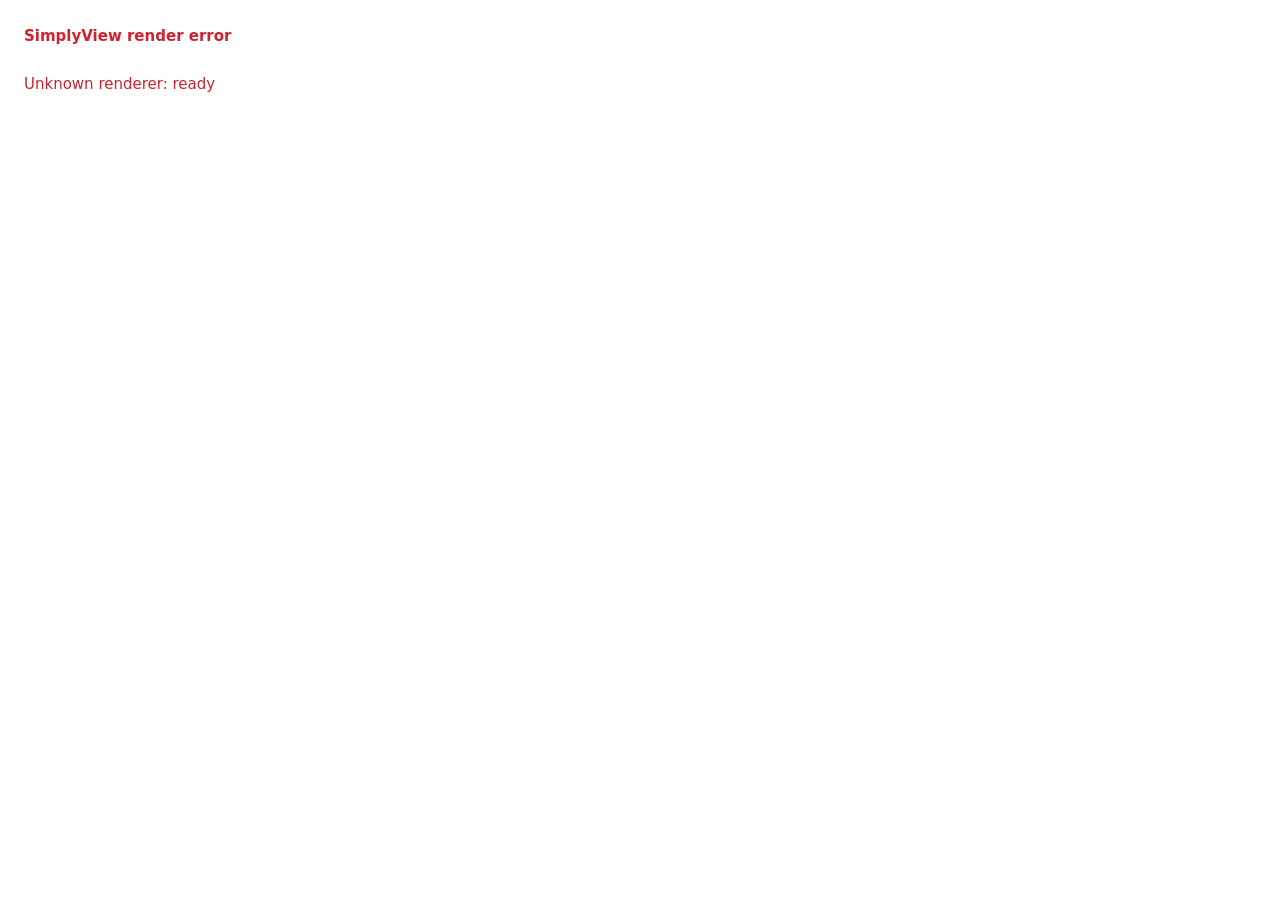
<file: renderer.html>
<!doctype html>
<html lang="en">
  <head>
    <meta charset="utf-8" />
    <meta name="viewport" content="width=device-width, initial-scale=1" />
    <title>SimplyView</title>
    <link
      rel="stylesheet"
      href="vendor/github.min.css"
      media="(prefers-color-scheme: light)"
    />
    <link
      rel="stylesheet"
      href="vendor/github-dark.min.css"
      media="(prefers-color-scheme: dark)"
    />
    <link rel="stylesheet" href="renderer.css" />
  </head>
  <body>
    <div id="content" class="loading" aria-busy="true">
      <div class="dr-skel" style="width: 38%; height: 22px"></div>
      <div class="dr-skel" style="width: 92%"></div>
      <div class="dr-skel" style="width: 78%"></div>
      <div class="dr-skel" style="width: 86%"></div>
      <div class="dr-skel" style="width: 54%"></div>
      <div
        class="dr-skel"
        style="width: 28%; height: 22px; margin-top: 28px"
      ></div>
      <div class="dr-skel" style="width: 88%"></div>
      <div class="dr-skel" style="width: 70%"></div>
    </div>
    <script src="vendor/highlight.min.js"></script>
    <script src="vendor/markdown-it.min.js"></script>
    <script src="renderer-main.js"></script>
  </body>
</html>
</file>
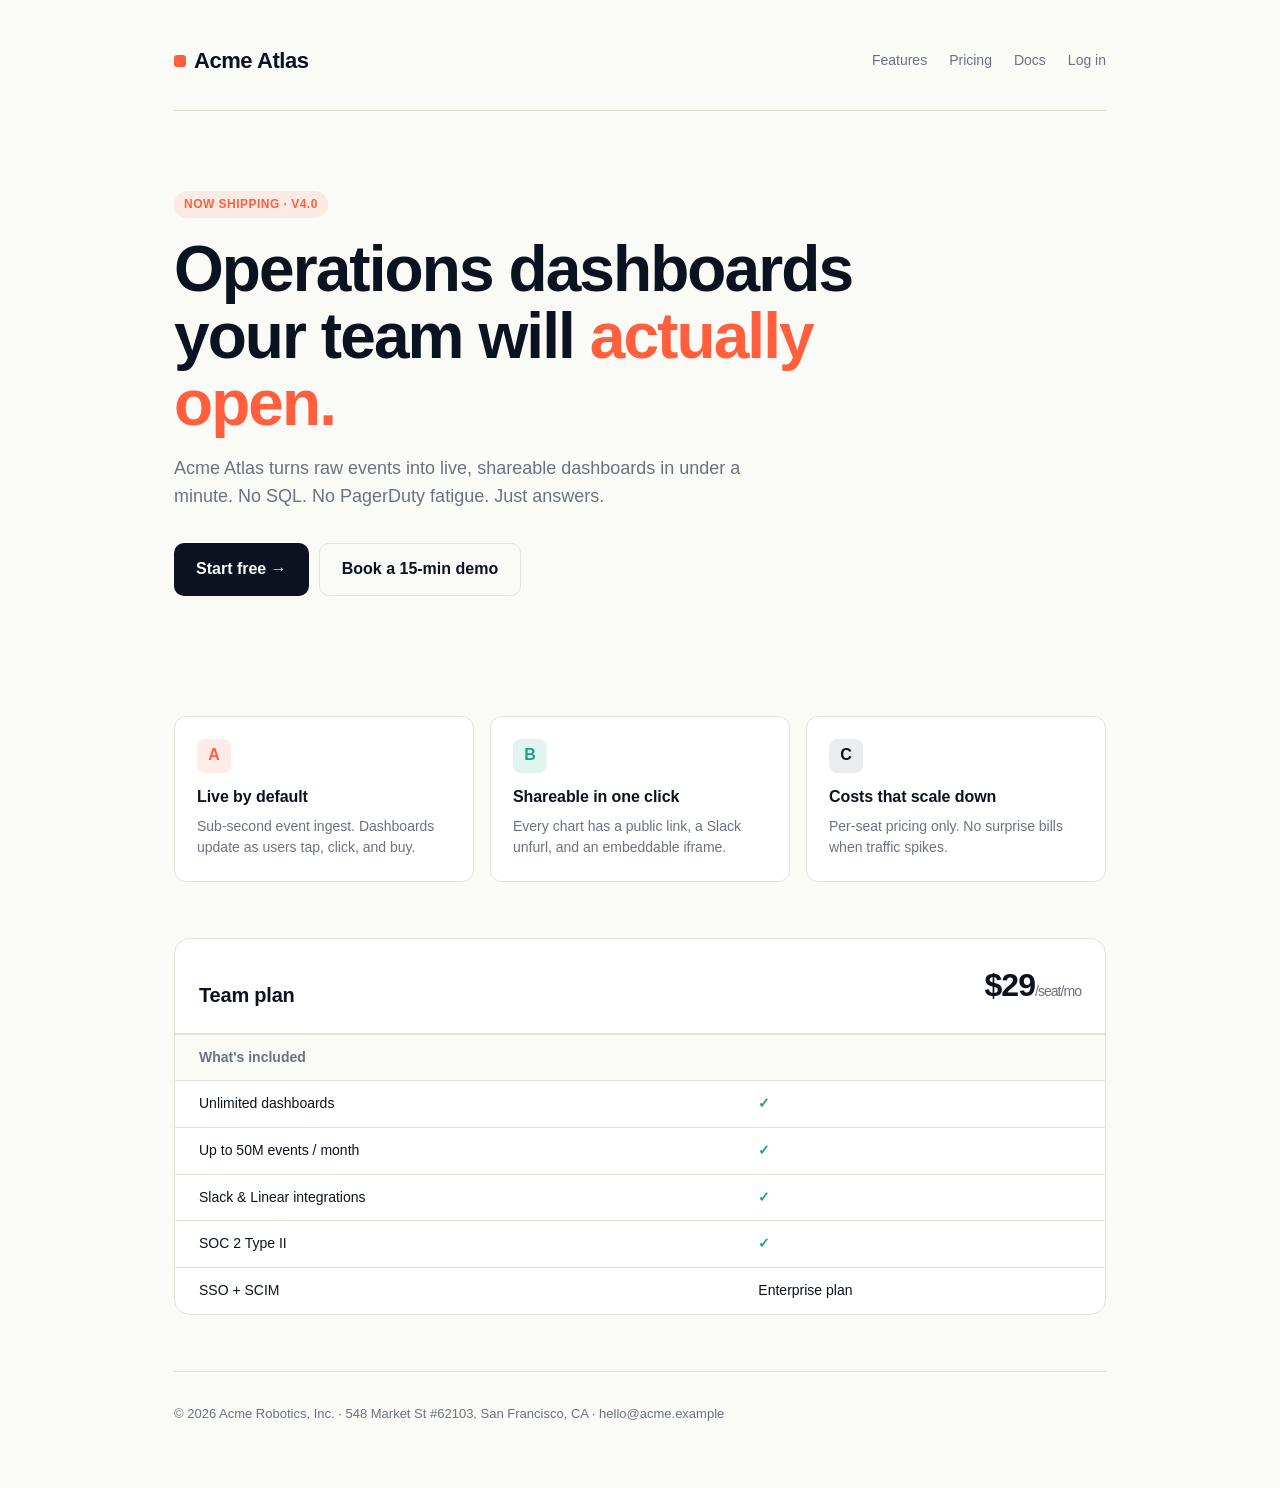
<file: samples/acme-launch.html>
<!doctype html>
<html lang="en">
  <head>
    <meta charset="utf-8" />
    <meta name="viewport" content="width=device-width, initial-scale=1" />
    <title>Acme Atlas — Built for teams that ship</title>
    <style>
      :root {
        --ink: #0b1220;
        --paper: #fafaf7;
        --accent: #ff5f3d;
        --teal: #15a385;
        --muted: #6b7280;
        --rule: #e7e2d8;
      }
      * {
        box-sizing: border-box;
      }
      html,
      body {
        margin: 0;
        padding: 0;
      }
      body {
        font-family:
          -apple-system, BlinkMacSystemFont, "Helvetica Neue", Arial, sans-serif;
        background: var(--paper);
        color: var(--ink);
        line-height: 1.55;
      }
      .wrap {
        max-width: 980px;
        margin: 0 auto;
        padding: 24px;
      }

      nav {
        display: flex;
        align-items: center;
        justify-content: space-between;
        padding: 20px 0 32px;
        border-bottom: 1px solid var(--rule);
      }
      nav .brand {
        font-weight: 800;
        letter-spacing: -0.02em;
        font-size: 22px;
        display: inline-flex;
        align-items: center;
        gap: 8px;
      }
      nav .brand .dot {
        width: 12px;
        height: 12px;
        border-radius: 3px;
        background: var(--accent);
      }
      nav ul {
        list-style: none;
        margin: 0;
        padding: 0;
        display: flex;
        gap: 22px;
        font-size: 14px;
        color: var(--muted);
      }
      nav a {
        color: inherit;
        text-decoration: none;
      }
      nav a:hover {
        color: var(--ink);
      }

      .hero {
        padding: 80px 0 64px;
      }
      .eyebrow {
        display: inline-block;
        padding: 4px 10px;
        border-radius: 999px;
        background: rgba(255, 95, 61, 0.1);
        color: var(--accent);
        font-size: 12px;
        font-weight: 700;
        letter-spacing: 0.04em;
        text-transform: uppercase;
        margin-bottom: 18px;
      }
      h1 {
        font-size: clamp(40px, 5.5vw, 64px);
        line-height: 1.05;
        letter-spacing: -0.03em;
        font-weight: 800;
        margin: 0 0 18px;
        max-width: 760px;
      }
      h1 em {
        color: var(--accent);
        font-style: normal;
      }
      .lede {
        font-size: 18px;
        color: var(--muted);
        max-width: 580px;
        margin: 0 0 32px;
      }
      .cta {
        display: inline-flex;
        gap: 10px;
      }
      .btn {
        display: inline-flex;
        align-items: center;
        gap: 8px;
        padding: 13px 22px;
        border-radius: 10px;
        font-weight: 600;
        text-decoration: none;
        transition: transform 0.15s ease;
      }
      .btn-primary {
        background: var(--ink);
        color: var(--paper);
      }
      .btn-primary:hover {
        transform: translateY(-1px);
      }
      .btn-ghost {
        color: var(--ink);
        border: 1px solid var(--rule);
      }
      .btn-ghost:hover {
        background: #fff;
      }

      .features {
        display: grid;
        grid-template-columns: repeat(3, 1fr);
        gap: 16px;
        margin: 56px 0;
      }
      .feature {
        padding: 22px;
        border: 1px solid var(--rule);
        border-radius: 12px;
        background: #fff;
      }
      .feature h3 {
        margin: 0 0 6px;
        font-size: 16px;
        font-weight: 700;
        letter-spacing: -0.005em;
      }
      .feature p {
        margin: 0;
        font-size: 14px;
        color: var(--muted);
      }
      .feature .ic {
        width: 34px;
        height: 34px;
        border-radius: 8px;
        display: inline-flex;
        align-items: center;
        justify-content: center;
        font-size: 16px;
        font-weight: 800;
        margin-bottom: 12px;
      }
      .ic.a {
        background: rgba(255, 95, 61, 0.12);
        color: var(--accent);
      }
      .ic.b {
        background: rgba(21, 163, 133, 0.12);
        color: var(--teal);
      }
      .ic.c {
        background: rgba(11, 18, 32, 0.08);
        color: var(--ink);
      }

      .pricing {
        border: 1px solid var(--rule);
        border-radius: 16px;
        overflow: hidden;
        margin: 32px 0 56px;
        background: #fff;
      }
      .pricing-head {
        padding: 22px 24px;
        display: flex;
        justify-content: space-between;
        align-items: end;
        border-bottom: 1px solid var(--rule);
      }
      .pricing-head h2 {
        margin: 0;
        font-size: 20px;
        letter-spacing: -0.01em;
      }
      .pricing-head .price {
        font-size: 32px;
        font-weight: 800;
        letter-spacing: -0.03em;
      }
      .pricing-head .price small {
        font-size: 14px;
        font-weight: 500;
        color: var(--muted);
      }
      table {
        width: 100%;
        border-collapse: collapse;
      }
      th,
      td {
        padding: 12px 24px;
        text-align: left;
        font-size: 14px;
        border-top: 1px solid var(--rule);
      }
      th {
        font-weight: 600;
        color: var(--muted);
        background: #fafaf7;
      }
      td.check {
        color: var(--teal);
        font-weight: 700;
      }

      footer {
        padding: 32px 0 40px;
        border-top: 1px solid var(--rule);
        font-size: 13px;
        color: var(--muted);
      }
    </style>
  </head>
  <body>
    <div class="wrap">
      <nav>
        <span class="brand"><span class="dot"></span> Acme Atlas</span>
        <ul>
          <li><a href="#features">Features</a></li>
          <li><a href="#pricing">Pricing</a></li>
          <li><a href="#docs">Docs</a></li>
          <li><a href="#login">Log in</a></li>
        </ul>
      </nav>

      <section class="hero">
        <span class="eyebrow">Now shipping · v4.0</span>
        <h1>Operations dashboards your team will <em>actually open.</em></h1>
        <p class="lede">
          Acme Atlas turns raw events into live, shareable dashboards in under a
          minute. No SQL. No PagerDuty fatigue. Just answers.
        </p>
        <div class="cta">
          <a class="btn btn-primary" href="#start">Start free →</a>
          <a class="btn btn-ghost" href="#demo">Book a 15-min demo</a>
        </div>
      </section>

      <section class="features" id="features">
        <div class="feature">
          <span class="ic a">A</span>
          <h3>Live by default</h3>
          <p>
            Sub-second event ingest. Dashboards update as users tap, click, and
            buy.
          </p>
        </div>
        <div class="feature">
          <span class="ic b">B</span>
          <h3>Shareable in one click</h3>
          <p>
            Every chart has a public link, a Slack unfurl, and an embeddable
            iframe.
          </p>
        </div>
        <div class="feature">
          <span class="ic c">C</span>
          <h3>Costs that scale down</h3>
          <p>Per-seat pricing only. No surprise bills when traffic spikes.</p>
        </div>
      </section>

      <section class="pricing" id="pricing">
        <div class="pricing-head">
          <h2>Team plan</h2>
          <span class="price">$29<small>/seat/mo</small></span>
        </div>
        <table>
          <thead>
            <tr>
              <th>What's included</th>
              <th></th>
            </tr>
          </thead>
          <tbody>
            <tr>
              <td>Unlimited dashboards</td>
              <td class="check">✓</td>
            </tr>
            <tr>
              <td>Up to 50M events / month</td>
              <td class="check">✓</td>
            </tr>
            <tr>
              <td>Slack & Linear integrations</td>
              <td class="check">✓</td>
            </tr>
            <tr>
              <td>SOC 2 Type II</td>
              <td class="check">✓</td>
            </tr>
            <tr>
              <td>SSO + SCIM</td>
              <td>Enterprise plan</td>
            </tr>
          </tbody>
        </table>
      </section>

      <footer>
        © 2026 Acme Robotics, Inc. · 548 Market St #62103, San Francisco, CA ·
        hello@acme.example
      </footer>
    </div>
  </body>
</html>
</file>
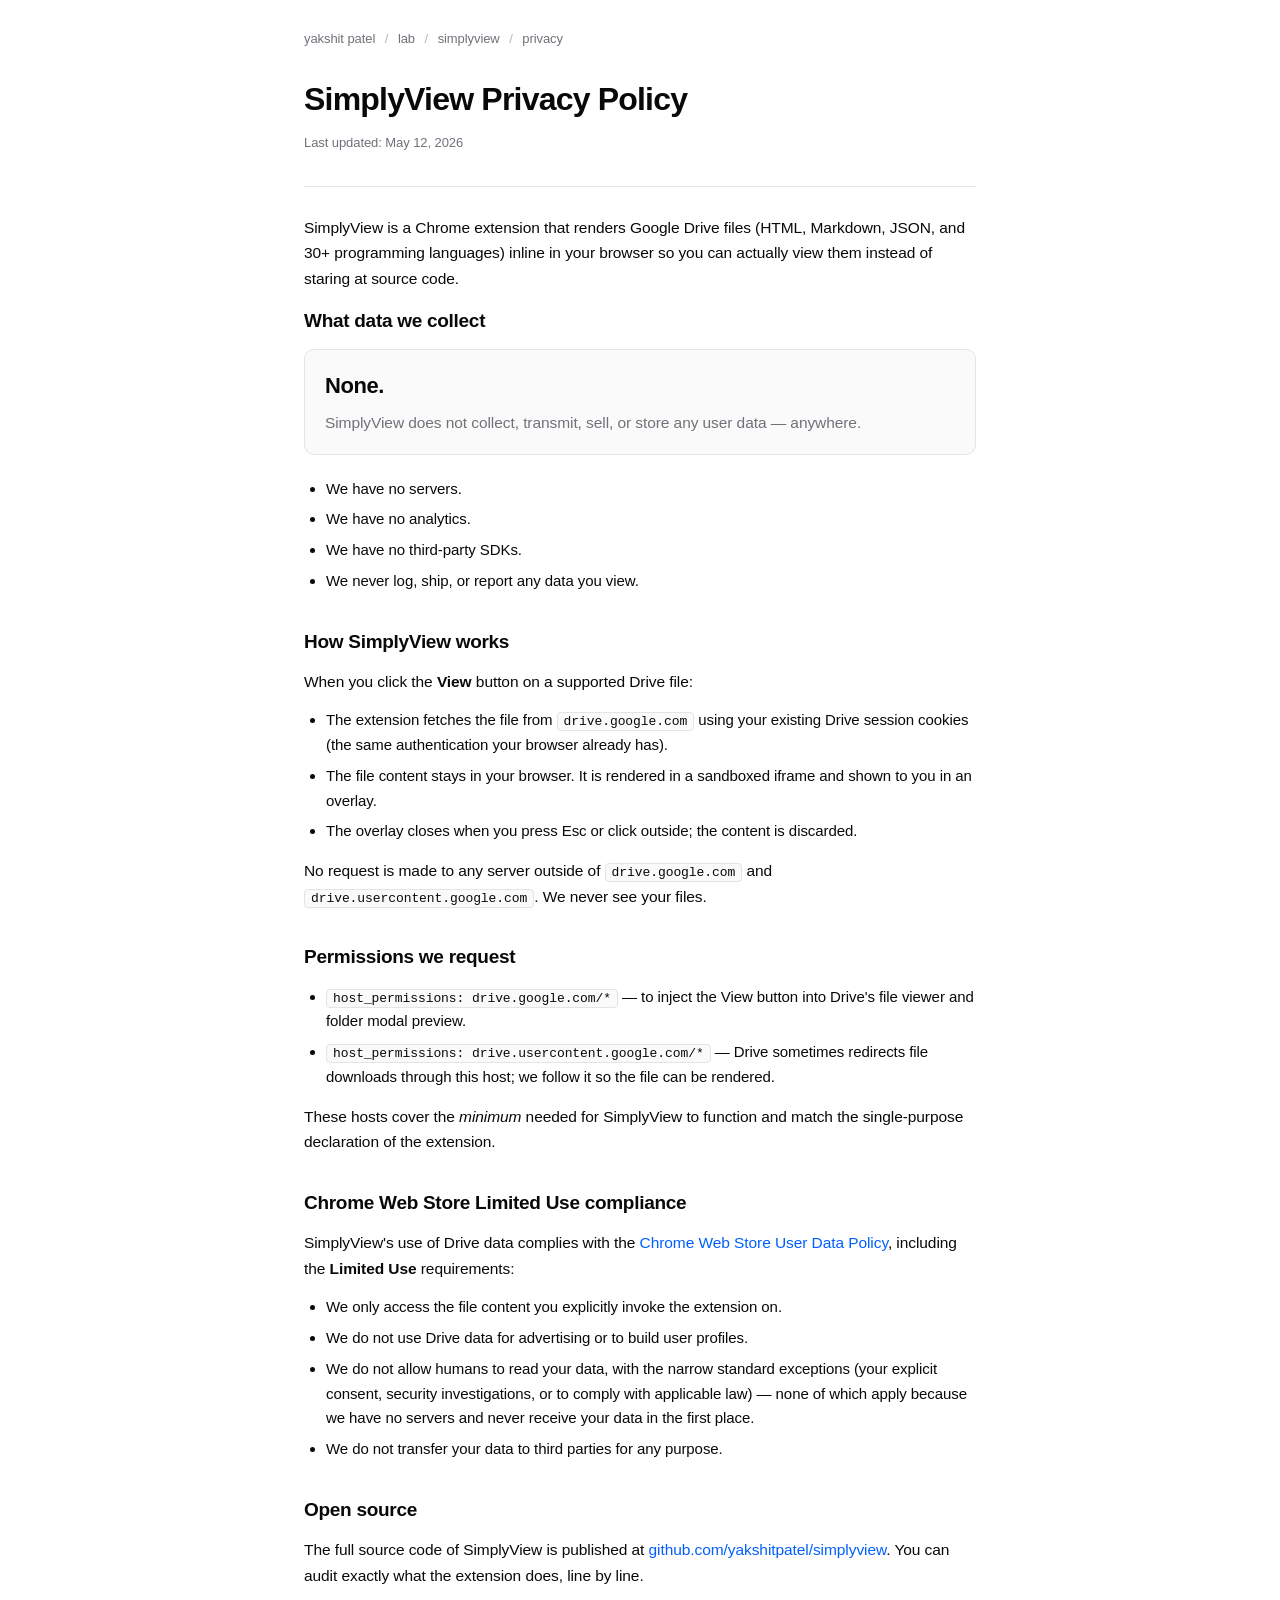
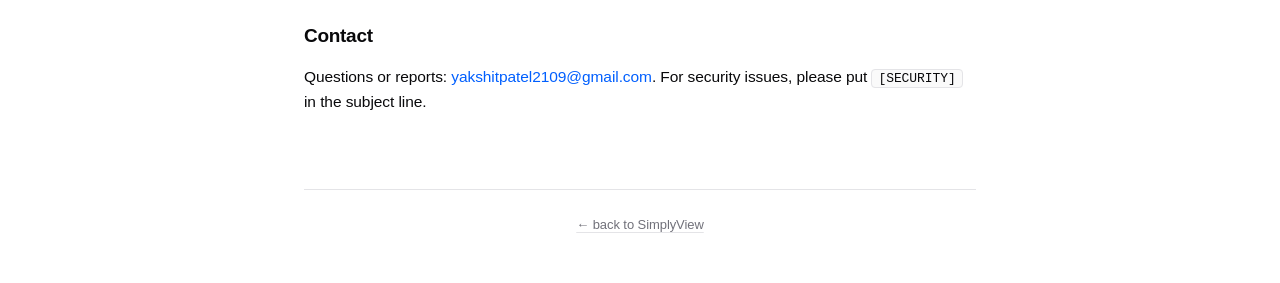
<file: website/privacy.html>
<!doctype html>
<html lang="en">
  <head>
    <meta charset="utf-8" />
    <meta name="viewport" content="width=device-width, initial-scale=1" />
    <title>SimplyView — Privacy Policy</title>
    <meta name="theme-color" content="#005FFE" />
    <link rel="icon" type="image/png" href="/lab/simplyview/icon.png" />
    <style>
      :root {
        color-scheme: light dark;
        --primary: #005ffe;
        --bg: #ffffff;
        --fg: #09090b;
        --muted: #71717a;
        --border: #e4e4e7;
        --surface: #fafafa;
      }
      @media (prefers-color-scheme: dark) {
        :root {
          --bg: #09090b;
          --fg: #fafafa;
          --muted: #a1a1aa;
          --border: #27272a;
          --surface: #18181b;
        }
      }
      * {
        box-sizing: border-box;
      }
      html,
      body {
        margin: 0;
        padding: 0;
      }
      body {
        font-family:
          ui-sans-serif,
          -apple-system,
          BlinkMacSystemFont,
          "Segoe UI",
          Roboto,
          sans-serif;
        color: var(--fg);
        background: var(--bg);
        line-height: 1.65;
        letter-spacing: -0.005em;
      }
      .container {
        max-width: 720px;
        margin: 0 auto;
        padding: 0 24px;
      }

      .crumb {
        padding: 28px 0 12px;
        font-size: 13px;
        color: var(--muted);
      }
      .crumb a {
        color: inherit;
        text-decoration: none;
      }
      .crumb a:hover {
        color: var(--fg);
      }
      .crumb .sep {
        margin: 0 6px;
        opacity: 0.5;
      }

      header.page {
        padding: 12px 0 32px;
        border-bottom: 1px solid var(--border);
      }
      header.page h1 {
        font-size: 32px;
        font-weight: 700;
        letter-spacing: -0.025em;
        margin: 0 0 6px;
      }
      header.page .updated {
        font-size: 13px;
        color: var(--muted);
      }

      main {
        padding: 28px 0 60px;
      }
      h2 {
        font-size: 19px;
        font-weight: 600;
        letter-spacing: -0.015em;
        margin: 32px 0 12px;
      }
      h2:first-of-type {
        margin-top: 0;
      }
      p {
        margin: 0 0 14px;
        font-size: 15.5px;
      }
      ul {
        padding-left: 22px;
        margin: 0 0 14px;
      }
      ul li {
        margin-bottom: 6px;
        font-size: 15px;
      }
      a {
        color: var(--primary);
        text-decoration: none;
      }
      a:hover {
        text-decoration: underline;
      }
      code {
        font-family: ui-monospace, SFMono-Regular, Menlo, monospace;
        font-size: 13px;
        background: var(--surface);
        border: 1px solid var(--border);
        border-radius: 4px;
        padding: 1px 6px;
      }
      strong {
        color: var(--fg);
        font-weight: 600;
      }
      .none-card {
        background: var(--surface);
        border: 1px solid var(--border);
        border-radius: 10px;
        padding: 18px 20px;
        margin: 0 0 22px;
      }
      .none-card .big {
        font-size: 22px;
        font-weight: 700;
        letter-spacing: -0.02em;
        margin: 0 0 6px;
      }

      footer {
        padding: 24px 0 48px;
        border-top: 1px solid var(--border);
        text-align: center;
        font-size: 13px;
        color: var(--muted);
      }
      footer a {
        color: inherit;
        text-decoration: underline;
        text-decoration-color: var(--border);
        text-underline-offset: 3px;
      }
    </style>
  </head>
  <body>
    <div class="container">
      <div class="crumb">
        <a href="/">yakshit patel</a>
        <span class="sep">/</span>
        <a href="/lab">lab</a>
        <span class="sep">/</span>
        <a href="/lab/simplyview">simplyview</a>
        <span class="sep">/</span>
        <span>privacy</span>
      </div>

      <header class="page">
        <h1>SimplyView Privacy Policy</h1>
        <div class="updated">Last updated: May 12, 2026</div>
      </header>

      <main>
        <p>
          SimplyView is a Chrome extension that renders Google Drive files
          (HTML, Markdown, JSON, and 30+ programming languages) inline in your
          browser so you can actually view them instead of staring at source
          code.
        </p>

        <h2>What data we collect</h2>
        <div class="none-card">
          <div class="big">None.</div>
          <p style="margin: 0; color: var(--muted)">
            SimplyView does not collect, transmit, sell, or store any user data
            — anywhere.
          </p>
        </div>
        <ul>
          <li>We have no servers.</li>
          <li>We have no analytics.</li>
          <li>We have no third-party SDKs.</li>
          <li>We never log, ship, or report any data you view.</li>
        </ul>

        <h2>How SimplyView works</h2>
        <p>
          When you click the <strong>View</strong> button on a supported Drive
          file:
        </p>
        <ul>
          <li>
            The extension fetches the file from <code>drive.google.com</code>
            using your existing Drive session cookies (the same authentication
            your browser already has).
          </li>
          <li>
            The file content stays in your browser. It is rendered in a
            sandboxed iframe and shown to you in an overlay.
          </li>
          <li>
            The overlay closes when you press Esc or click outside; the content
            is discarded.
          </li>
        </ul>
        <p>
          No request is made to any server outside of
          <code>drive.google.com</code> and
          <code>drive.usercontent.google.com</code>. We never see your files.
        </p>

        <h2>Permissions we request</h2>
        <ul>
          <li>
            <code>host_permissions: drive.google.com/*</code> — to inject the
            View button into Drive's file viewer and folder modal preview.
          </li>
          <li>
            <code>host_permissions: drive.usercontent.google.com/*</code> —
            Drive sometimes redirects file downloads through this host; we
            follow it so the file can be rendered.
          </li>
        </ul>
        <p>
          These hosts cover the <em>minimum</em> needed for SimplyView to
          function and match the single-purpose declaration of the extension.
        </p>

        <h2>Chrome Web Store Limited Use compliance</h2>
        <p>
          SimplyView's use of Drive data complies with the
          <a
            href="https://developer.chrome.com/docs/webstore/program-policies/user-data-faq"
            >Chrome Web Store User Data Policy</a
          >, including the <strong>Limited Use</strong> requirements:
        </p>
        <ul>
          <li>
            We only access the file content you explicitly invoke the extension
            on.
          </li>
          <li>
            We do not use Drive data for advertising or to build user profiles.
          </li>
          <li>
            We do not allow humans to read your data, with the narrow standard
            exceptions (your explicit consent, security investigations, or to
            comply with applicable law) — none of which apply because we have no
            servers and never receive your data in the first place.
          </li>
          <li>
            We do not transfer your data to third parties for any purpose.
          </li>
        </ul>

        <h2>Open source</h2>
        <p>
          The full source code of SimplyView is published at
          <a href="https://github.com/yakshitpatel/simplyview"
            >github.com/yakshitpatel/simplyview</a
          >. You can audit exactly what the extension does, line by line.
        </p>

        <h2>Contact</h2>
        <p>
          Questions or reports:
          <a href="mailto:yakshitpatel2109@gmail.com"
            >yakshitpatel2109@gmail.com</a
          >. For security issues, please put <code>[SECURITY]</code> in the
          subject line.
        </p>
      </main>

      <footer>
        <a href="/lab/simplyview">← back to SimplyView</a>
      </footer>
    </div>
  </body>
</html>
</file>
<file: renderer.css>
/* SimplyView — renderer styles
   Loaded by renderer.html. Mode-specific blocks are activated by setting a
   data-mode attribute on <body>. */

:root {
  color-scheme: light dark;
}
html,
body {
  margin: 0;
  padding: 0;
  /* html bg has to match body so trackpad overscroll/rubber-band reveals
     the correct theme color instead of the default white. */
  background: #fff;
}
body {
  font-family:
    -apple-system, BlinkMacSystemFont, "Segoe UI", Roboto, "Helvetica Neue",
    Arial, sans-serif;
  font-size: 15px;
  line-height: 1.6;
  color: #1f2328;
}
@media (prefers-color-scheme: dark) {
  html,
  body {
    background: #0d1117;
  }
  body {
    color: #e6edf3;
  }
}

#content.loading {
  padding: 48px 56px;
  max-width: 920px;
  margin: 0 auto;
}
.dr-skel {
  height: 12px;
  border-radius: 4px;
  margin-bottom: 14px;
  background: linear-gradient(
    90deg,
    rgba(128, 128, 128, 0.08) 0%,
    rgba(128, 128, 128, 0.18) 50%,
    rgba(128, 128, 128, 0.08) 100%
  );
  background-size: 200% 100%;
  animation: dr-shimmer 1.4s ease-in-out infinite;
}
@media (prefers-color-scheme: dark) {
  .dr-skel {
    background: linear-gradient(
      90deg,
      rgba(255, 255, 255, 0.04) 0%,
      rgba(255, 255, 255, 0.1) 50%,
      rgba(255, 255, 255, 0.04) 100%
    );
    background-size: 200% 100%;
  }
}
@keyframes dr-shimmer {
  0% {
    background-position: 200% 0;
  }
  100% {
    background-position: -200% 0;
  }
}

/* ───────────────────── Markdown mode ───────────────────── */
body[data-mode="markdown"] #content {
  padding: 40px 48px 80px;
  max-width: 920px;
  margin: 0 auto;
  font-size: 16px;
}
body[data-mode="markdown"] h1,
body[data-mode="markdown"] h2,
body[data-mode="markdown"] h3,
body[data-mode="markdown"] h4,
body[data-mode="markdown"] h5,
body[data-mode="markdown"] h6 {
  font-weight: 600;
  line-height: 1.25;
  margin: 24px 0 16px;
}
body[data-mode="markdown"] h1 {
  font-size: 2em;
  padding-bottom: 0.3em;
  border-bottom: 1px solid rgba(128, 128, 128, 0.2);
}
body[data-mode="markdown"] h2 {
  font-size: 1.5em;
  padding-bottom: 0.3em;
  border-bottom: 1px solid rgba(128, 128, 128, 0.2);
}
body[data-mode="markdown"] h3 {
  font-size: 1.25em;
}
body[data-mode="markdown"] h4 {
  font-size: 1em;
}
body[data-mode="markdown"] p {
  margin: 0 0 16px;
}
body[data-mode="markdown"] a {
  color: #0969da;
  text-decoration: none;
}
body[data-mode="markdown"] a:hover {
  text-decoration: underline;
}
@media (prefers-color-scheme: dark) {
  body[data-mode="markdown"] a {
    color: #2f81f7;
  }
}
body[data-mode="markdown"] code {
  font-family: ui-monospace, SFMono-Regular, "SF Mono", Menlo, monospace;
  font-size: 85%;
  padding: 0.2em 0.4em;
  border-radius: 6px;
  background: rgba(175, 184, 193, 0.2);
}
body[data-mode="markdown"] pre {
  background: #f6f8fa;
  color: #1f2328;
  padding: 16px;
  border-radius: 8px;
  overflow: auto;
  font-size: 14px;
  line-height: 1.5;
}
@media (prefers-color-scheme: dark) {
  body[data-mode="markdown"] pre {
    background: #0d1117;
    color: #e6edf3;
  }
}
body[data-mode="markdown"] pre code {
  background: transparent;
  padding: 0;
  font-size: 100%;
}
body[data-mode="markdown"] blockquote {
  margin: 0 0 16px;
  padding: 0 1em;
  border-left: 0.25em solid #d0d7de;
  color: #59636e;
}
@media (prefers-color-scheme: dark) {
  body[data-mode="markdown"] blockquote {
    border-left-color: #3d444d;
    color: #9198a1;
  }
}
body[data-mode="markdown"] ul,
body[data-mode="markdown"] ol {
  padding-left: 2em;
  margin: 0 0 16px;
}
body[data-mode="markdown"] li + li {
  margin-top: 0.25em;
}
body[data-mode="markdown"] img {
  max-width: 100%;
}
body[data-mode="markdown"] hr {
  border: 0;
  border-top: 1px solid rgba(128, 128, 128, 0.3);
  margin: 24px 0;
}
body[data-mode="markdown"] table {
  border-collapse: collapse;
  margin: 0 0 16px;
  display: block;
  overflow: auto;
}
body[data-mode="markdown"] th,
body[data-mode="markdown"] td {
  border: 1px solid rgba(128, 128, 128, 0.3);
  padding: 6px 13px;
}
body[data-mode="markdown"] tr:nth-child(2n) {
  background: rgba(128, 128, 128, 0.08);
}
body[data-mode="markdown"] input[type="checkbox"] {
  margin-right: 6px;
}

/* ───────────────────── Code mode ───────────────────── */
body[data-mode="code"] .toolbar,
body[data-mode="json"] .toolbar {
  position: sticky;
  top: 0;
  z-index: 1;
  background: rgba(255, 255, 255, 0.92);
  backdrop-filter: blur(8px);
  border-bottom: 1px solid rgba(128, 128, 128, 0.2);
  padding: 10px 16px;
  font-size: 12px;
  color: #59636e;
  display: flex;
  gap: 8px;
  align-items: center;
}
@media (prefers-color-scheme: dark) {
  body[data-mode="code"] .toolbar,
  body[data-mode="json"] .toolbar {
    background: rgba(13, 17, 23, 0.92);
    color: #9198a1;
  }
}
body[data-mode="code"] .toolbar .lang,
body[data-mode="json"] .toolbar .stats {
  font-weight: 600;
  margin-right: auto;
}
body[data-mode="code"] .toolbar button,
body[data-mode="json"] .toolbar button,
body[data-mode="json"] .toolbar input {
  font: inherit;
  background: transparent;
  color: inherit;
  border: 1px solid rgba(128, 128, 128, 0.3);
  border-radius: 6px;
  padding: 4px 10px;
}
body[data-mode="code"] .toolbar button,
body[data-mode="json"] .toolbar button {
  cursor: pointer;
}
body[data-mode="code"] .toolbar button:hover,
body[data-mode="json"] .toolbar button:hover {
  background: rgba(128, 128, 128, 0.12);
}
body[data-mode="json"] .toolbar input {
  min-width: 200px;
}

body[data-mode="code"] pre {
  margin: 0;
  padding: 20px 24px;
  font:
    13px/1.55 ui-monospace,
    SFMono-Regular,
    "SF Mono",
    Menlo,
    Consolas,
    monospace;
}
body[data-mode="code"] pre code {
  display: block;
}
body[data-mode="code"] .ln {
  display: inline-block;
  width: 3.5em;
  padding-right: 1em;
  text-align: right;
  color: rgba(128, 128, 128, 0.55);
  user-select: none;
}

/* ───────────────────── JSON mode ───────────────────── */
body[data-mode="json"] {
  font:
    13px/1.55 ui-monospace,
    SFMono-Regular,
    "SF Mono",
    Menlo,
    Consolas,
    monospace;
}
body[data-mode="json"] .tree {
  padding: 14px 20px 60px;
}
body[data-mode="json"] .node {
  padding-left: 1.2em;
  position: relative;
}
body[data-mode="json"] .node > .toggle {
  position: absolute;
  left: 0;
  top: 0;
  cursor: pointer;
  user-select: none;
  width: 1em;
  text-align: center;
  color: rgba(128, 128, 128, 0.7);
}
body[data-mode="json"] .node.collapsed > .children {
  display: none;
}
body[data-mode="json"] .node.collapsed > .ellipsis {
  display: inline;
  color: rgba(128, 128, 128, 0.6);
}
body[data-mode="json"] .ellipsis {
  display: none;
}
body[data-mode="json"] .k {
  color: #953800;
}
body[data-mode="json"] .s {
  color: #0a3069;
}
body[data-mode="json"] .n {
  color: #0550ae;
}
body[data-mode="json"] .b {
  color: #8250df;
}
body[data-mode="json"] .nl {
  color: #6e7781;
}
@media (prefers-color-scheme: dark) {
  body[data-mode="json"] .k {
    color: #ffa657;
  }
  body[data-mode="json"] .s {
    color: #a5d6ff;
  }
  body[data-mode="json"] .n {
    color: #79c0ff;
  }
  body[data-mode="json"] .b {
    color: #d2a8ff;
  }
  body[data-mode="json"] .nl {
    color: #8b949e;
  }
}
body[data-mode="json"] mark {
  background: #fff3a0;
  color: inherit;
  border-radius: 2px;
}
@media (prefers-color-scheme: dark) {
  body[data-mode="json"] mark {
    background: #4d3f00;
    color: #fff;
  }
}

.error {
  padding: 24px;
  color: #cf222e;
  font-family:
    -apple-system, BlinkMacSystemFont, "Segoe UI", system-ui, sans-serif;
}
</file>
<file: vendor/github.min.css>
pre code.hljs{display:block;overflow-x:auto;padding:1em}code.hljs{padding:3px 5px}/*!
  Theme: GitHub
  Description: Light theme as seen on github.com
  Author: github.com
  Maintainer: @Hirse
  Updated: 2021-05-15

  Outdated base version: https://github.com/primer/github-syntax-light
  Current colors taken from GitHub's CSS
*/.hljs{color:#24292e;background:#fff}.hljs-doctag,.hljs-keyword,.hljs-meta .hljs-keyword,.hljs-template-tag,.hljs-template-variable,.hljs-type,.hljs-variable.language_{color:#d73a49}.hljs-title,.hljs-title.class_,.hljs-title.class_.inherited__,.hljs-title.function_{color:#6f42c1}.hljs-attr,.hljs-attribute,.hljs-literal,.hljs-meta,.hljs-number,.hljs-operator,.hljs-selector-attr,.hljs-selector-class,.hljs-selector-id,.hljs-variable{color:#005cc5}.hljs-meta .hljs-string,.hljs-regexp,.hljs-string{color:#032f62}.hljs-built_in,.hljs-symbol{color:#e36209}.hljs-code,.hljs-comment,.hljs-formula{color:#6a737d}.hljs-name,.hljs-quote,.hljs-selector-pseudo,.hljs-selector-tag{color:#22863a}.hljs-subst{color:#24292e}.hljs-section{color:#005cc5;font-weight:700}.hljs-bullet{color:#735c0f}.hljs-emphasis{color:#24292e;font-style:italic}.hljs-strong{color:#24292e;font-weight:700}.hljs-addition{color:#22863a;background-color:#f0fff4}.hljs-deletion{color:#b31d28;background-color:#ffeef0}
</file>
<file: vendor/github-dark.min.css>
pre code.hljs{display:block;overflow-x:auto;padding:1em}code.hljs{padding:3px 5px}/*!
  Theme: GitHub Dark
  Description: Dark theme as seen on github.com
  Author: github.com
  Maintainer: @Hirse
  Updated: 2021-05-15

  Outdated base version: https://github.com/primer/github-syntax-dark
  Current colors taken from GitHub's CSS
*/.hljs{color:#c9d1d9;background:#0d1117}.hljs-doctag,.hljs-keyword,.hljs-meta .hljs-keyword,.hljs-template-tag,.hljs-template-variable,.hljs-type,.hljs-variable.language_{color:#ff7b72}.hljs-title,.hljs-title.class_,.hljs-title.class_.inherited__,.hljs-title.function_{color:#d2a8ff}.hljs-attr,.hljs-attribute,.hljs-literal,.hljs-meta,.hljs-number,.hljs-operator,.hljs-selector-attr,.hljs-selector-class,.hljs-selector-id,.hljs-variable{color:#79c0ff}.hljs-meta .hljs-string,.hljs-regexp,.hljs-string{color:#a5d6ff}.hljs-built_in,.hljs-symbol{color:#ffa657}.hljs-code,.hljs-comment,.hljs-formula{color:#8b949e}.hljs-name,.hljs-quote,.hljs-selector-pseudo,.hljs-selector-tag{color:#7ee787}.hljs-subst{color:#c9d1d9}.hljs-section{color:#1f6feb;font-weight:700}.hljs-bullet{color:#f2cc60}.hljs-emphasis{color:#c9d1d9;font-style:italic}.hljs-strong{color:#c9d1d9;font-weight:700}.hljs-addition{color:#aff5b4;background-color:#033a16}.hljs-deletion{color:#ffdcd7;background-color:#67060c}
</file>
